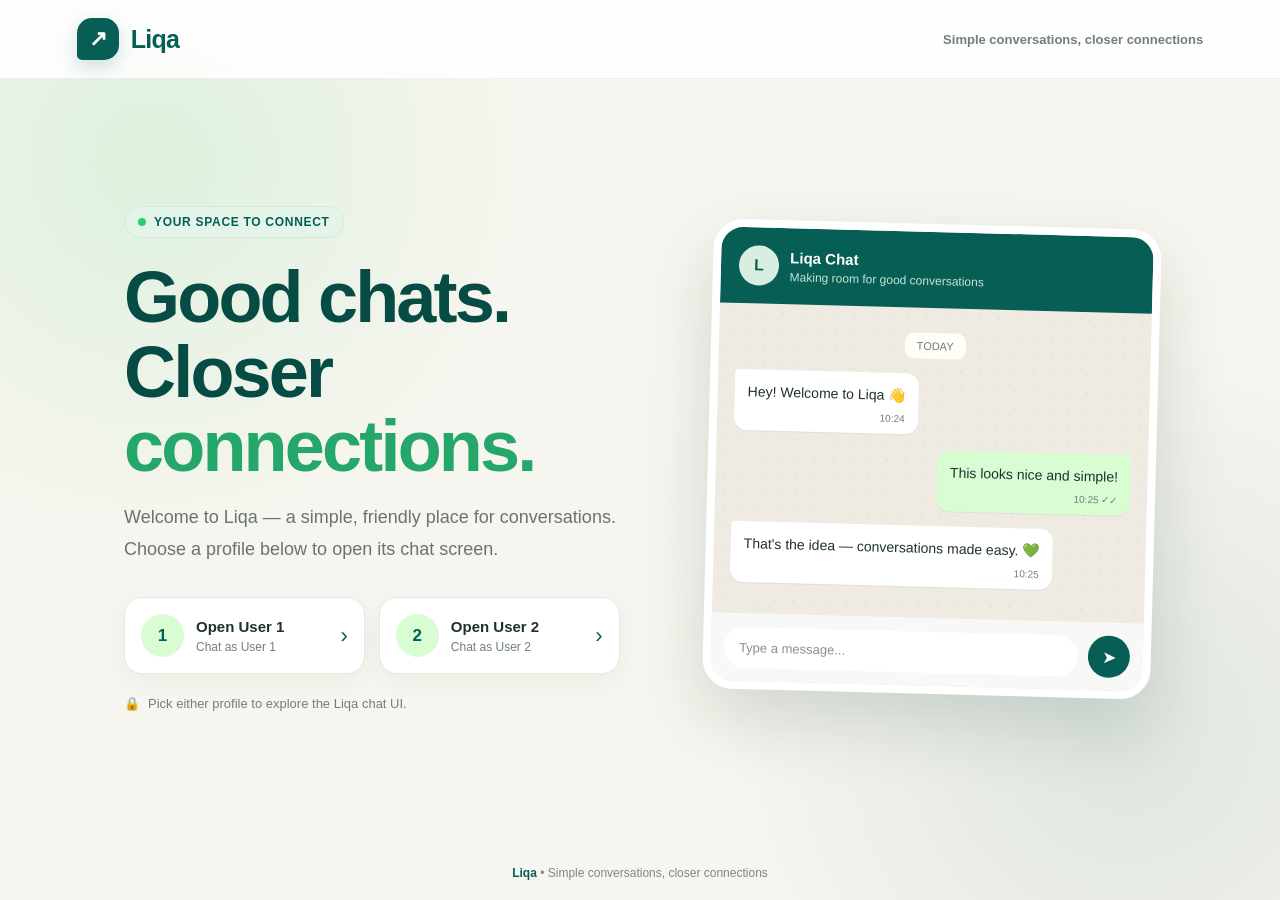
<file: index.html>
<!DOCTYPE html>
<html lang="en">

<head>
    <meta charset="UTF-8">
    <meta name="viewport" content="width=device-width, initial-scale=1.0">
    <meta name="theme-color" content="#075e54">
    <title>Welcome to Liqa</title>
    <style>
        :root {
            --green: #075e54;
            --dark: #064c44;
            --mint: #d9fdd3;
            --cream: #f7f5ef;
            --ink: #20312b;
            --muted: #718078
        }

        * {
            box-sizing: border-box
        }

        body {
            margin: 0;
            min-height: 100vh;
            display: flex;
            flex-direction: column;
            font-family: Inter, "Segoe UI", Arial, sans-serif;
            color: var(--ink);
            background: radial-gradient(circle at 12% 18%, #25d3661f, transparent 28%), radial-gradient(circle at 88% 82%, #075e541a, transparent 30%), var(--cream)
        }

        header {
            min-height: 76px;
            padding: 18px clamp(20px, 6vw, 84px);
            display: flex;
            align-items: center;
            justify-content: space-between;
            gap: 18px;
            background: #ffffffe0;
            border-bottom: 1px solid #075e5414
        }

        .brand {
            display: flex;
            align-items: center;
            gap: 12px;
            color: var(--green);
            font-size: 25px;
            font-weight: 800;
            letter-spacing: -.8px
        }

        .mark {
            width: 42px;
            height: 42px;
            display: grid;
            place-items: center;
            border-radius: 15px 15px 15px 5px;
            color: white;
            background: var(--green);
            font-size: 22px;
            box-shadow: 0 7px 18px #075e542e
        }

        .top-note {
            color: var(--muted);
            font-size: 13px;
            font-weight: 600
        }

        main {
            width: min(1080px, 100%);
            margin: auto;
            padding: 64px 24px 72px;
            display: grid;
            grid-template-columns: 1.05fr .95fr;
            align-items: center;
            gap: clamp(36px, 7vw, 88px)
        }

        .eyebrow {
            display: inline-flex;
            align-items: center;
            gap: 8px;
            padding: 8px 13px;
            color: var(--green);
            background: #e4f4e8;
            border: 1px solid #d4ebd9;
            border-radius: 999px;
            font-size: 12px;
            font-weight: 800;
            letter-spacing: .7px;
            text-transform: uppercase
        }

        .dot {
            width: 8px;
            height: 8px;
            background: #25d366;
            border-radius: 50%
        }

        h1 {
            margin: 22px 0 18px;
            color: var(--dark);
            font-size: clamp(44px, 6vw, 72px);
            line-height: 1.04;
            letter-spacing: -2.8px
        }

        h1 span {
            color: #25a66a
        }

        .intro {
            max-width: 500px;
            margin: 0;
            color: #66756d;
            font-size: 18px;
            line-height: 1.75
        }

        .actions {
            display: grid;
            grid-template-columns: repeat(2, minmax(0, 1fr));
            gap: 14px;
            margin-top: 32px;
            max-width: 500px
        }

        .user-link {
            min-height: 76px;
            padding: 16px;
            display: flex;
            align-items: center;
            gap: 12px;
            text-decoration: none;
            color: var(--ink);
            background: white;
            border: 1px solid #e4e9e4;
            border-radius: 18px;
            box-shadow: 0 8px 24px #1e3c0d;
            box-shadow: 0 8px 24px #1e3c0d0d;
            transition: transform .18s, border-color .18s, box-shadow .18s
        }

        .user-link:hover {
            transform: translateY(-3px);
            border-color: #a9d9b6;
            box-shadow: 0 14px 30px #1e3c1717
        }

        .avatar {
            width: 43px;
            height: 43px;
            flex: 0 0 43px;
            display: grid;
            place-items: center;
            border-radius: 50%;
            color: var(--green);
            background: var(--mint);
            font-size: 17px;
            font-weight: 800
        }

        .user-copy {
            min-width: 0
        }

        .user-copy strong {
            display: block;
            font-size: 15px
        }

        .user-copy small {
            display: block;
            margin-top: 5px;
            color: var(--muted);
            font-size: 12px
        }

        .arrow {
            margin-left: auto;
            color: var(--green);
            font-size: 22px
        }

        .note {
            display: flex;
            align-items: center;
            gap: 8px;
            margin-top: 22px;
            color: var(--muted);
            font-size: 13px
        }

        .preview {
            position: relative;
            overflow: hidden;
            background: #efeae2;
            border: 8px solid white;
            border-radius: 30px;
            box-shadow: 0 28px 70px #193f3029;
            transform: rotate(1.5deg)
        }

        .chat-head {
            padding: 18px;
            display: flex;
            align-items: center;
            gap: 11px;
            color: white;
            background: var(--green)
        }

        .chat-avatar {
            width: 40px;
            height: 40px;
            display: grid;
            place-items: center;
            border-radius: 50%;
            background: #d8eee0;
            color: var(--green);
            font-weight: 800
        }

        .chat-head strong {
            display: block;
            font-size: 15px
        }

        .chat-head small {
            display: block;
            margin-top: 4px;
            color: #c5e5d7;
            font-size: 12px
        }

        .chat-body {
            min-height: 310px;
            padding: 25px 17px;
            display: flex;
            flex-direction: column;
            gap: 15px;
            background-image: radial-gradient(#075e540e 1px, transparent 1px);
            background-size: 18px 18px
        }

        .day {
            align-self: center;
            padding: 7px 12px;
            color: #6d7c73;
            background: #fffdf7;
            border-radius: 9px;
            font-size: 11px
        }

        .bubble {
            max-width: 84%;
            padding: 12px 13px 8px;
            border-radius: 13px;
            font-size: 14px;
            line-height: 1.5;
            box-shadow: 0 1px 1px #0000000d
        }

        .incoming {
            align-self: flex-start;
            background: white;
            border-top-left-radius: 4px
        }

        .outgoing {
            align-self: flex-end;
            background: var(--mint);
            border-top-right-radius: 4px
        }

        .time {
            display: block;
            margin-top: 5px;
            color: #718078;
            font-size: 10px;
            text-align: right
        }

        .compose {
            display: flex;
            align-items: center;
            gap: 10px;
            padding: 13px;
            background: #f8f8f6
        }

        .fake-input {
            flex: 1;
            padding: 13px 15px;
            color: #87918a;
            background: white;
            border-radius: 24px;
            font-size: 13px
        }

        .send {
            width: 42px;
            height: 42px;
            display: grid;
            place-items: center;
            border-radius: 50%;
            color: white;
            background: var(--green);
            font-size: 17px
        }

        footer {
            padding: 20px;
            text-align: center;
            color: #7b8981;
            font-size: 12px
        }

        footer strong {
            color: var(--green)
        }

        @media(max-width:760px) {
            header {
                min-height: 68px
            }

            .top-note {
                display: none
            }

            main {
                grid-template-columns: 1fr;
                padding-top: 46px;
                gap: 48px
            }

            h1 {
                letter-spacing: -1.8px
            }

            .intro {
                font-size: 16px
            }

            .preview {
                width: min(420px, 100%);
                margin: auto
            }

            .chat-body {
                min-height: 260px
            }
        }

        @media(max-width:430px) {
            .actions {
                grid-template-columns: 1fr
            }

            .user-link {
                min-height: 70px
            }

            main {
                padding-inline: 18px
            }
        }

        @media(prefers-reduced-motion:reduce) {

            *,
            *::before,
            *::after {
                transition: none !important
            }
        }
    </style>
</head>

<body>
    <header>
        <div class="brand"><span class="mark" aria-hidden="true">↗</span><span>Liqa</span></div>
        <div class="top-note">Simple conversations, closer connections</div>
    </header>
    <main>
        <section>
            <div class="eyebrow"><span class="dot"></span>Your space to connect</div>
            <h1>Good chats.<br>Closer <span>connections.</span></h1>
            <p class="intro">Welcome to Liqa — a simple, friendly place for conversations. Choose a profile below to
                open its chat screen.</p>
            <div class="actions">
                <a class="user-link" href="./user1.html"><span class="avatar">1</span><span
                        class="user-copy"><strong>Open User 1</strong><small>Chat as User 1</small></span><span
                        class="arrow">›</span></a>
                <a class="user-link" href="./user2.html"><span class="avatar">2</span><span
                        class="user-copy"><strong>Open User 2</strong><small>Chat as User 2</small></span><span
                        class="arrow">›</span></a>
            </div>
            <div class="note"><span aria-hidden="true">🔒</span><span>Pick either profile to explore the Liqa chat
                    UI.</span></div>
        </section>
        <section aria-label="Preview of a Liqa conversation">
            <div class="preview">
                <div class="chat-head">
                    <div class="chat-avatar">L</div>
                    <div><strong>Liqa Chat</strong><small>Making room for good conversations</small></div>
                </div>
                <div class="chat-body">
                    <div class="day">TODAY</div>
                    <div class="bubble incoming">Hey! Welcome to Liqa 👋<span class="time">10:24</span></div>
                    <div class="bubble outgoing">This looks nice and simple!<span class="time">10:25 ✓✓</span></div>
                    <div class="bubble incoming">That's the idea — conversations made easy. 💚<span
                            class="time">10:25</span></div>
                </div>
                <div class="compose">
                    <div class="fake-input">Type a message...</div>
                    <div class="send" aria-hidden="true">➤</div>
                </div>
            </div>
        </section>
    </main>
    <footer><strong>Liqa</strong> <span aria-hidden="true">•</span> Simple conversations, closer connections</footer>
</body>

</html>
</file>
